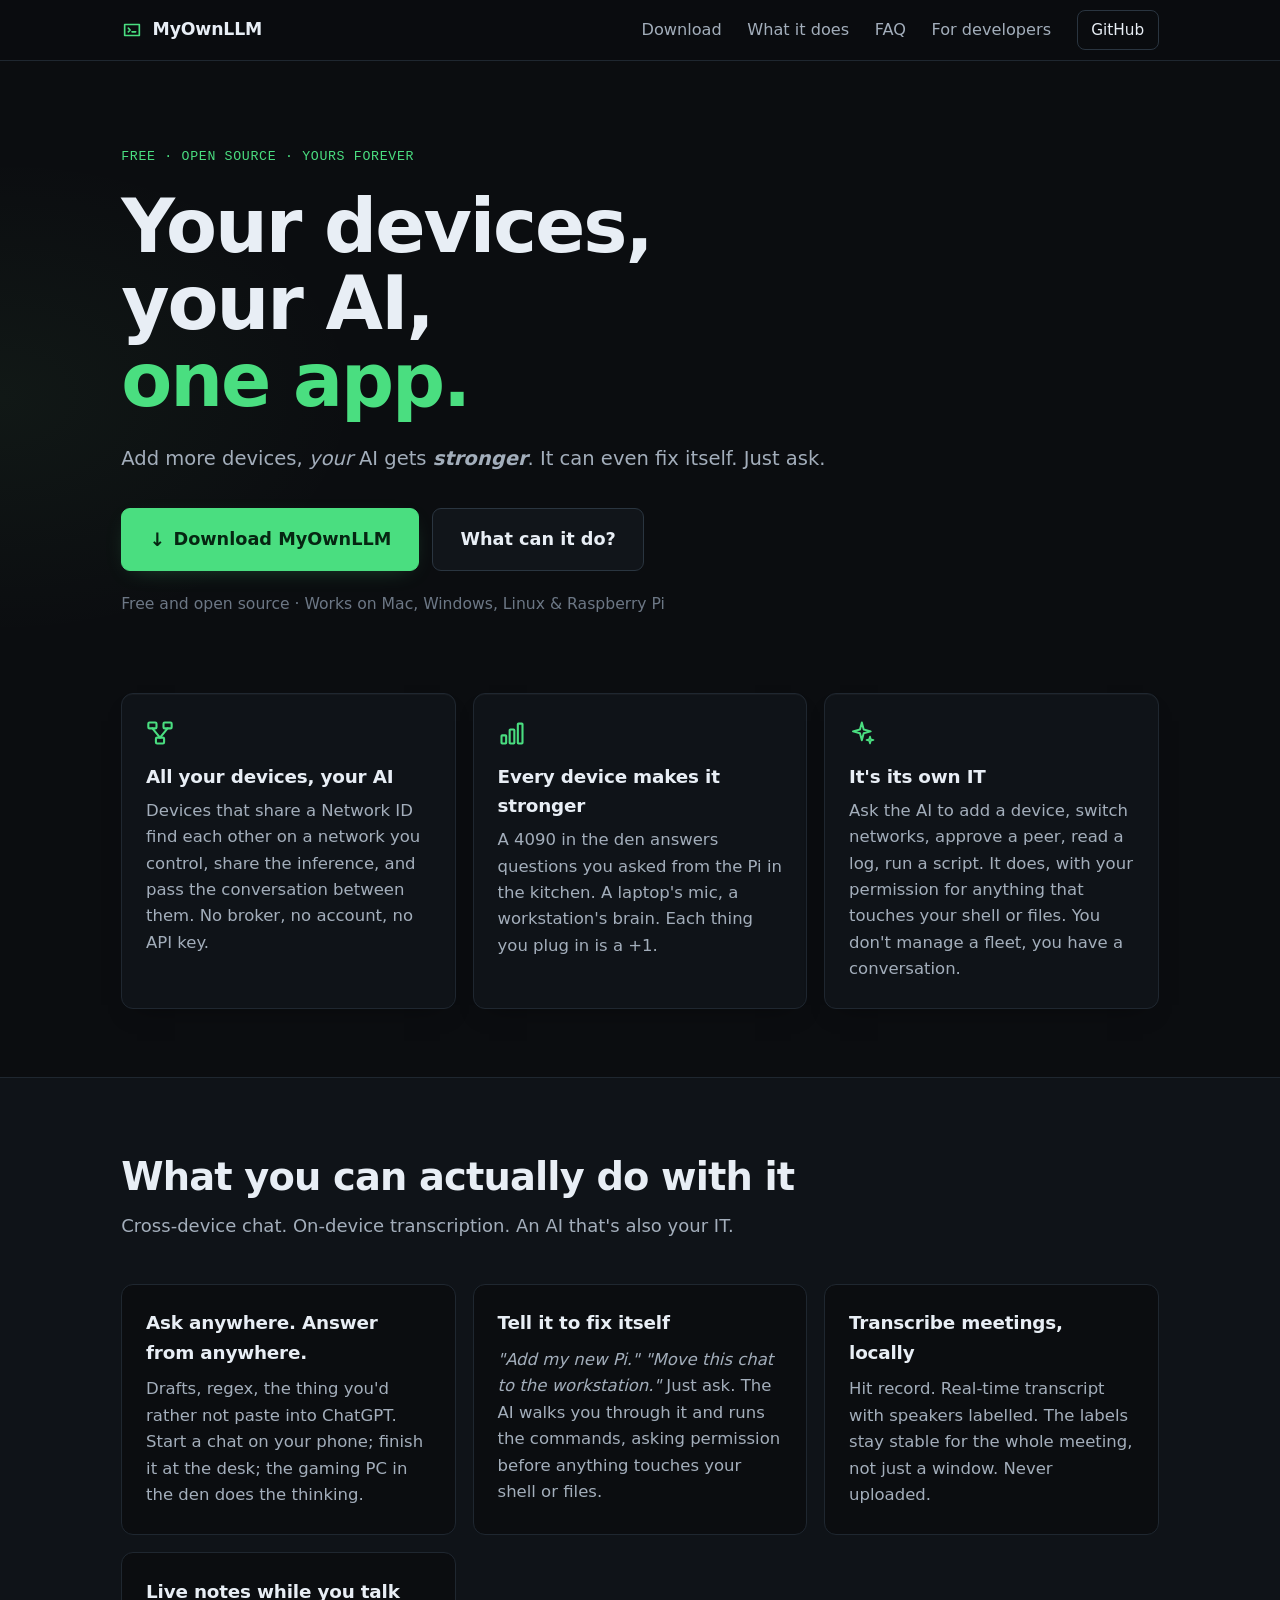
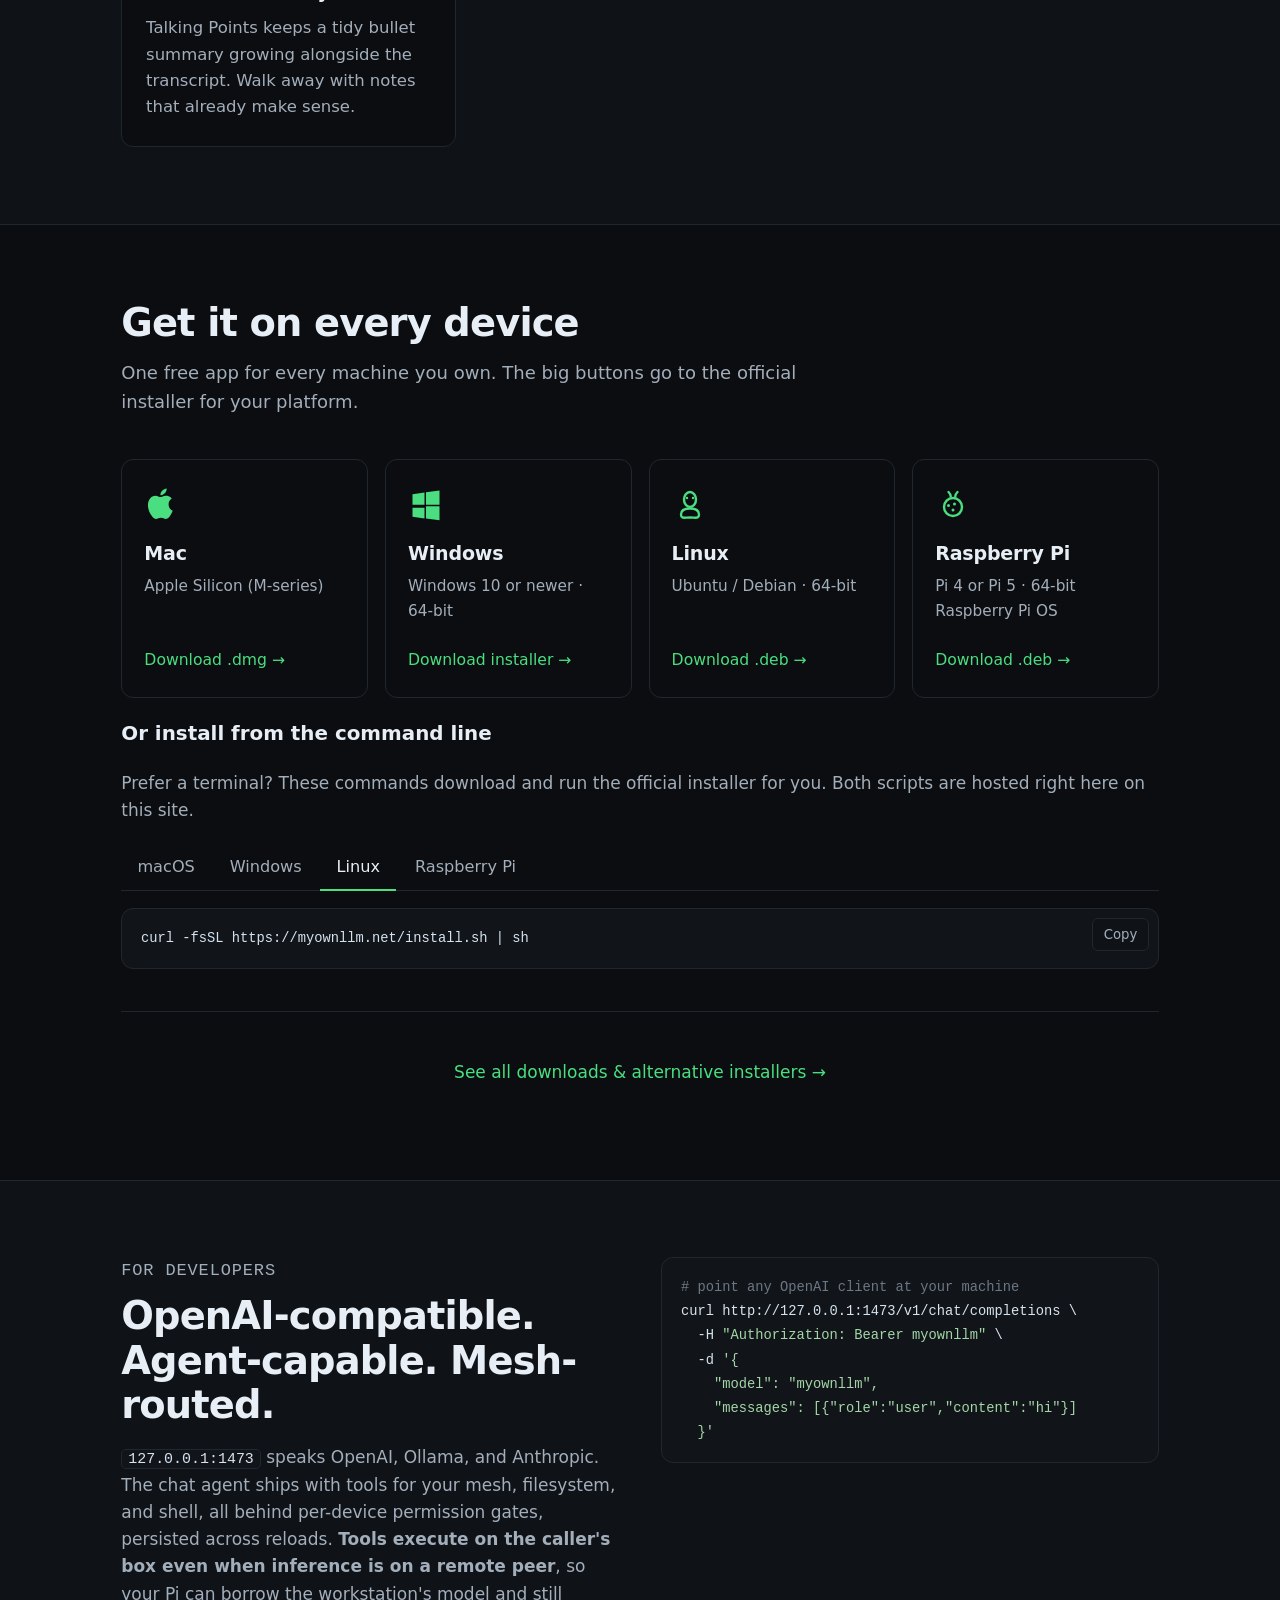
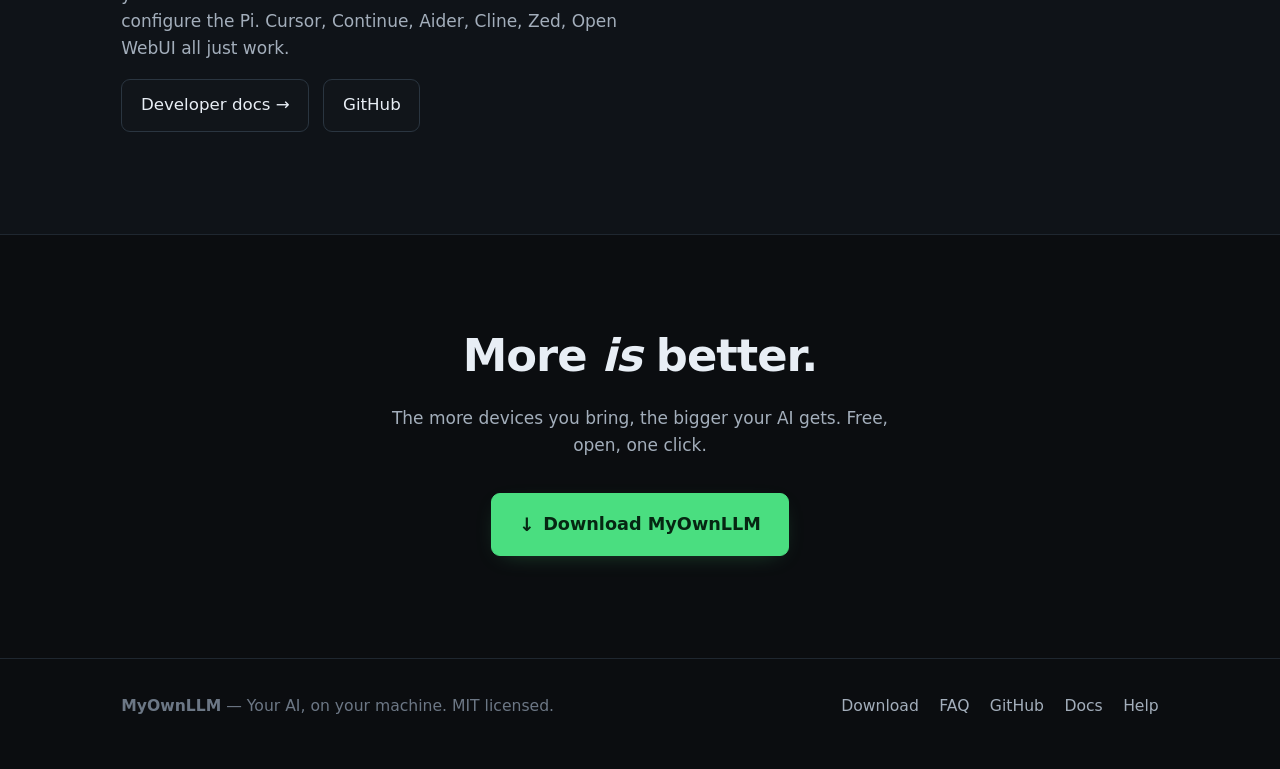
<file: index.html>
<!DOCTYPE html>
<html lang="en">
<head>
<meta charset="UTF-8" />
<meta name="viewport" content="width=device-width, initial-scale=1.0" />
<title>MyOwnLLM — An AI that runs on every device you own</title>
<meta name="description" content="An AI that runs on every device you own. Add hardware and it gets bigger. Tell it what changed and it sets itself up. Free, open source, yours." />
<meta name="theme-color" content="#0b0d10" />

<meta property="og:title" content="MyOwnLLM — An AI that runs on every device you own" />
<meta property="og:description" content="Your devices, your AI, one app. Add more devices and your AI gets stronger. It can even fix itself." />
<meta property="og:type" content="website" />
<meta property="og:url" content="https://myownllm.net" />
<meta name="twitter:card" content="summary" />
<meta name="twitter:title" content="MyOwnLLM" />
<meta name="twitter:description" content="Your devices, your AI, one app. Add more devices and your AI gets stronger." />

<link rel="icon" href="/favicon.svg" type="image/svg+xml" />
<link rel="stylesheet" href="/styles.css" />
</head>
<body>

<header class="nav" role="banner">
  <div class="container nav-row">
    <a class="brand" href="/" aria-label="MyOwnLLM home">
      <svg class="brand-icon" width="22" height="22" viewBox="0 0 24 24" fill="none" aria-hidden="true">
        <path d="M4 6h16v12H4z" stroke="currentColor" stroke-width="1.8" stroke-linejoin="round"/>
        <path d="M8 10l2 2-2 2" stroke="currentColor" stroke-width="1.8" stroke-linecap="round" stroke-linejoin="round"/>
        <path d="M12 14h4" stroke="currentColor" stroke-width="1.8" stroke-linecap="round"/>
      </svg>
      <span class="brand-name">MyOwnLLM</span>
    </a>
    <nav class="nav-links" aria-label="Primary">
      <a href="/download.html">Download</a>
      <a href="#what-it-does">What it does</a>
      <a href="/faq.html">FAQ</a>
      <a href="#developers">For developers</a>
      <a href="https://github.com/mrjeeves/MyOwnLLM" class="nav-cta">GitHub</a>
    </nav>
  </div>
</header>

<main>

<section class="hero">
  <div class="container">
    <p class="eyebrow">Free · Open source · Yours forever</p>
    <h1>Your devices,<br/>your AI,<br/><span class="accent">one app.</span></h1>
    <p class="lede">
      Add more devices, <em>your</em> AI gets <strong><em>stronger</em></strong>.
      It can even fix itself. Just ask.
    </p>
    <div class="hero-cta">
      <a class="btn btn-primary btn-lg" href="/download.html" id="hero-download">
        <span class="btn-arrow" aria-hidden="true">↓</span>
        Download MyOwnLLM
      </a>
      <a class="btn btn-ghost btn-lg" href="#what-it-does">What can it do?</a>
    </div>
    <p class="hero-meta" id="hero-meta">
      Free and open source · Works on Mac, Windows, Linux &amp; Raspberry Pi
    </p>
  </div>
</section>

<section class="why">
  <div class="container">
    <div class="why-grid">
      <article class="why-card">
        <div class="why-icon" aria-hidden="true">
          <svg viewBox="0 0 24 24" width="28" height="28" fill="none"><rect x="2" y="3" width="7" height="5" rx="1" stroke="currentColor" stroke-width="1.8"/><rect x="15" y="3" width="7" height="5" rx="1" stroke="currentColor" stroke-width="1.8"/><rect x="8.5" y="16" width="7" height="5" rx="1" stroke="currentColor" stroke-width="1.8"/><path d="M5.5 8L12 16M18.5 8L12 16" stroke="currentColor" stroke-width="1.8" stroke-linecap="round"/></svg>
        </div>
        <h3>All your devices, your AI</h3>
        <p>Devices that share a Network ID find each other on a network you control, share the inference, and pass the conversation between them. No broker, no account, no API key.</p>
      </article>
      <article class="why-card">
        <div class="why-icon" aria-hidden="true">
          <svg viewBox="0 0 24 24" width="28" height="28" fill="none"><rect x="3" y="14" width="4" height="7" rx="0.6" stroke="currentColor" stroke-width="1.8"/><rect x="10" y="9" width="4" height="12" rx="0.6" stroke="currentColor" stroke-width="1.8"/><rect x="17" y="4" width="4" height="17" rx="0.6" stroke="currentColor" stroke-width="1.8"/></svg>
        </div>
        <h3>Every device makes it stronger</h3>
        <p>A 4090 in the den answers questions you asked from the Pi in the kitchen. A laptop's mic, a workstation's brain. Each thing you plug in is a +1.</p>
      </article>
      <article class="why-card">
        <div class="why-icon" aria-hidden="true">
          <svg viewBox="0 0 24 24" width="28" height="28" fill="none"><path d="M11 3L12.6 9L18.6 10.6L12.6 12.2L11 18.2L9.4 12.2L3.4 10.6L9.4 9L11 3Z" stroke="currentColor" stroke-width="1.7" stroke-linejoin="round"/><path d="M18 15L18.7 17.3L21 18L18.7 18.7L18 21L17.3 18.7L15 18L17.3 17.3L18 15Z" stroke="currentColor" stroke-width="1.4" stroke-linejoin="round"/></svg>
        </div>
        <h3>It's its own IT</h3>
        <p>Ask the AI to add a device, switch networks, approve a peer, read a log, run a script. It does, with your permission for anything that touches your shell or files. You don't manage a fleet, you have a conversation.</p>
      </article>
    </div>
  </div>
</section>

<section class="section section-alt" id="what-it-does">
  <div class="container">
    <h2>What you can actually do with it</h2>
    <p class="section-lede">
      Cross-device chat. On-device transcription. An AI that's also your IT.
    </p>

    <div class="feature-grid">
      <article class="feature">
        <h3>Ask anywhere. Answer from anywhere.</h3>
        <p>Drafts, regex, the thing you'd rather not paste into ChatGPT. Start a chat on your phone; finish it at the desk; the gaming PC in the den does the thinking.</p>
      </article>
      <article class="feature">
        <h3>Tell it to fix itself</h3>
        <p><em>"Add my new Pi."</em> <em>"Move this chat to the workstation."</em> Just ask. The AI walks you through it and runs the commands, asking permission before anything touches your shell or files.</p>
      </article>
      <article class="feature">
        <h3>Transcribe meetings, locally</h3>
        <p>Hit record. Real-time transcript with speakers labelled. The labels stay stable for the whole meeting, not just a window. Never uploaded.</p>
      </article>
      <article class="feature">
        <h3>Live notes while you talk</h3>
        <p>Talking Points keeps a tidy bullet summary growing alongside the transcript. Walk away with notes that already make sense.</p>
      </article>
    </div>
  </div>
</section>

<section class="section" id="download-cta">
  <div class="container">
    <h2>Get it on every device</h2>
    <p class="section-lede">One free app for every machine you own. The big buttons go to the official installer for your platform.</p>

    <div class="dl-grid"
         data-repo="mrjeeves/MyOwnLLM"
         data-release-url="https://github.com/mrjeeves/MyOwnLLM/releases/latest">
      <a class="dl-card" data-asset-pattern="MyOwnLLM_[0-9.]+_(aarch64|arm64)\.dmg$" href="https://github.com/mrjeeves/MyOwnLLM/releases/latest">
        <div class="dl-icon mac" aria-hidden="true">
          <svg viewBox="0 0 24 24" width="36" height="36" fill="currentColor"><path d="M16.4 12.2c0-2.5 2-3.7 2.1-3.8-1.2-1.7-3-1.9-3.7-1.9-1.6-.2-3 .9-3.8.9s-2-.9-3.3-.9c-1.7 0-3.3 1-4.2 2.6-1.8 3.1-.5 7.7 1.3 10.3.9 1.3 1.9 2.7 3.2 2.6 1.3-.1 1.8-.8 3.3-.8s2 .8 3.3.8c1.4 0 2.3-1.3 3.1-2.6.9-1.4 1.3-2.8 1.4-2.9-.1-.1-2.7-1-2.7-4.3zM14 4.7c.7-.8 1.2-2 1.1-3.1-1 0-2.3.7-3 1.5-.7.7-1.3 1.9-1.1 3 1.1.1 2.3-.6 3-1.4z"/></svg>
        </div>
        <h3>Mac</h3>
        <p class="dl-sub">Apple Silicon (M-series)</p>
        <span class="dl-cta">Download .dmg →</span>
      </a>

      <a class="dl-card" data-asset-pattern="MyOwnLLM_[0-9.]+_x64-setup\.exe$" href="https://github.com/mrjeeves/MyOwnLLM/releases/latest">
        <div class="dl-icon win" aria-hidden="true">
          <svg viewBox="0 0 24 24" width="36" height="36" fill="currentColor"><path d="M3 5.5l8-1.1v8.1H3V5.5zM3 14.5h8v7.1l-8-1.1v-6zM12 4.2l9-1.2v9.5h-9V4.2zM12 13.5h9v9.3l-9-1.2v-8.1z"/></svg>
        </div>
        <h3>Windows</h3>
        <p class="dl-sub">Windows 10 or newer · 64-bit</p>
        <span class="dl-cta">Download installer →</span>
      </a>

      <a class="dl-card" data-asset-pattern="MyOwnLLM_[0-9.]+_amd64\.deb$" href="https://github.com/mrjeeves/MyOwnLLM/releases/latest">
        <div class="dl-icon linux" aria-hidden="true">
          <svg viewBox="0 0 24 24" width="36" height="36" fill="none" stroke="currentColor" stroke-width="1.6"><ellipse cx="12" cy="9" rx="4" ry="5"/><circle cx="10" cy="8" r="0.8" fill="currentColor" stroke="none"/><circle cx="14" cy="8" r="0.8" fill="currentColor" stroke="none"/><path d="M6 19c0-3 2-4 6-4s6 1 6 4-2 2-6 2-6 1-6-2z" stroke-linejoin="round"/></svg>
        </div>
        <h3>Linux</h3>
        <p class="dl-sub">Ubuntu / Debian · 64-bit</p>
        <span class="dl-cta">Download .deb →</span>
      </a>

      <a class="dl-card" data-asset-pattern="MyOwnLLM_[0-9.]+_arm64\.deb$" href="https://github.com/mrjeeves/MyOwnLLM/releases/latest">
        <div class="dl-icon pi" aria-hidden="true">
          <svg viewBox="0 0 24 24" width="36" height="36" fill="none" stroke="currentColor" stroke-width="1.6"><path d="M9 4c1 1 1.5 2 1.5 3M15 4c-1 1-1.5 2-1.5 3" stroke-linecap="round"/><circle cx="12" cy="14" r="6"/><circle cx="9" cy="13" r="1" fill="currentColor" stroke="none"/><circle cx="13" cy="12" r="1" fill="currentColor" stroke="none"/><circle cx="12" cy="16" r="1" fill="currentColor" stroke="none"/></svg>
        </div>
        <h3>Raspberry Pi</h3>
        <p class="dl-sub">Pi 4 or Pi 5 · 64-bit Raspberry Pi OS</p>
        <span class="dl-cta">Download .deb →</span>
      </a>
    </div>

    <article class="dl-platform dl-oneliner dl-oneliner-home">
      <header>
        <h3>Or install from the command line</h3>
        <p>Prefer a terminal? These commands download and run the official installer for you. Both scripts are hosted right here on this site.</p>
      </header>
      <div class="oneliner-tabs" role="tablist" aria-label="Install command">
        <button class="oneliner-tab" role="tab" type="button" data-os="mac" data-target="sh" aria-selected="false" tabindex="-1">macOS</button>
        <button class="oneliner-tab" role="tab" type="button" data-os="windows" data-target="ps" aria-selected="false" tabindex="-1">Windows</button>
        <button class="oneliner-tab" role="tab" type="button" data-os="linux" data-target="sh" aria-selected="false" tabindex="-1">Linux</button>
        <button class="oneliner-tab" role="tab" type="button" data-os="pi" data-target="sh" aria-selected="false" tabindex="-1">Raspberry Pi</button>
      </div>
      <div class="oneliner-panel" data-panel="sh" role="tabpanel" hidden>
        <div class="oneliner-code">
<pre><code>curl -fsSL https://myownllm.net/install.sh | sh</code></pre>
          <button class="copy-btn" type="button" aria-label="Copy install command">Copy</button>
        </div>
      </div>
      <div class="oneliner-panel" data-panel="ps" role="tabpanel" hidden>
        <div class="oneliner-code">
<pre><code>irm https://myownllm.net/install.ps1 | iex</code></pre>
          <button class="copy-btn" type="button" aria-label="Copy install command">Copy</button>
        </div>
      </div>
    </article>

    <p class="dl-all"><a href="/download.html">See all downloads &amp; alternative installers →</a></p>
  </div>
</section>

<section class="section section-alt" id="developers">
  <div class="container dev-row">
    <div>
      <p class="dev-eyebrow">For developers</p>
      <h2>OpenAI-compatible. Agent-capable. Mesh-routed.</h2>
      <p>
        <code>127.0.0.1:1473</code> speaks OpenAI, Ollama, and Anthropic.
        The chat agent ships with tools for your mesh, filesystem, and
        shell, all behind per-device permission gates, persisted across reloads.
        <strong>Tools execute on the caller's box even when inference is
        on a remote peer</strong>, so your Pi can borrow the workstation's
        model and still configure the Pi. Cursor, Continue, Aider, Cline,
        Zed, Open WebUI all just work.
      </p>
      <p>
        <a class="btn btn-ghost" href="https://github.com/mrjeeves/MyOwnLLM/blob/main/DOCS.md">Developer docs →</a>
        <a class="btn btn-ghost" href="https://github.com/mrjeeves/MyOwnLLM">GitHub</a>
      </p>
    </div>
    <pre class="dev-snippet"><code><span class="c-dim"># point any OpenAI client at your machine</span>
curl http://127.0.0.1:1473/v1/chat/completions \
  -H <span class="c-str">"Authorization: Bearer myownllm"</span> \
  -d <span class="c-str">'{
    "model": "myownllm",
    "messages": [{"role":"user","content":"hi"}]
  }'</span></code></pre>
  </div>
</section>

<section class="cta">
  <div class="container">
    <h2>More <em>is</em> better.</h2>
    <p>The more devices you bring, the bigger your AI gets. Free, open, one click.</p>
    <a class="btn btn-primary btn-lg" href="/download.html">
      <span class="btn-arrow" aria-hidden="true">↓</span>
      Download MyOwnLLM
    </a>
  </div>
</section>

</main>

<footer class="footer">
  <div class="container footer-row">
    <div>
      <p><strong>MyOwnLLM</strong> — Your AI, on your machine. MIT licensed.</p>
    </div>
    <nav aria-label="Footer">
      <a href="/download.html">Download</a>
      <a href="/faq.html">FAQ</a>
      <a href="https://github.com/mrjeeves/MyOwnLLM">GitHub</a>
      <a href="https://github.com/mrjeeves/MyOwnLLM/blob/main/DOCS.md">Docs</a>
      <a href="https://github.com/mrjeeves/MyOwnLLM/issues">Help</a>
    </nav>
  </div>
</footer>

<script src="/main.js" defer></script>
</body>
</html>
</file>
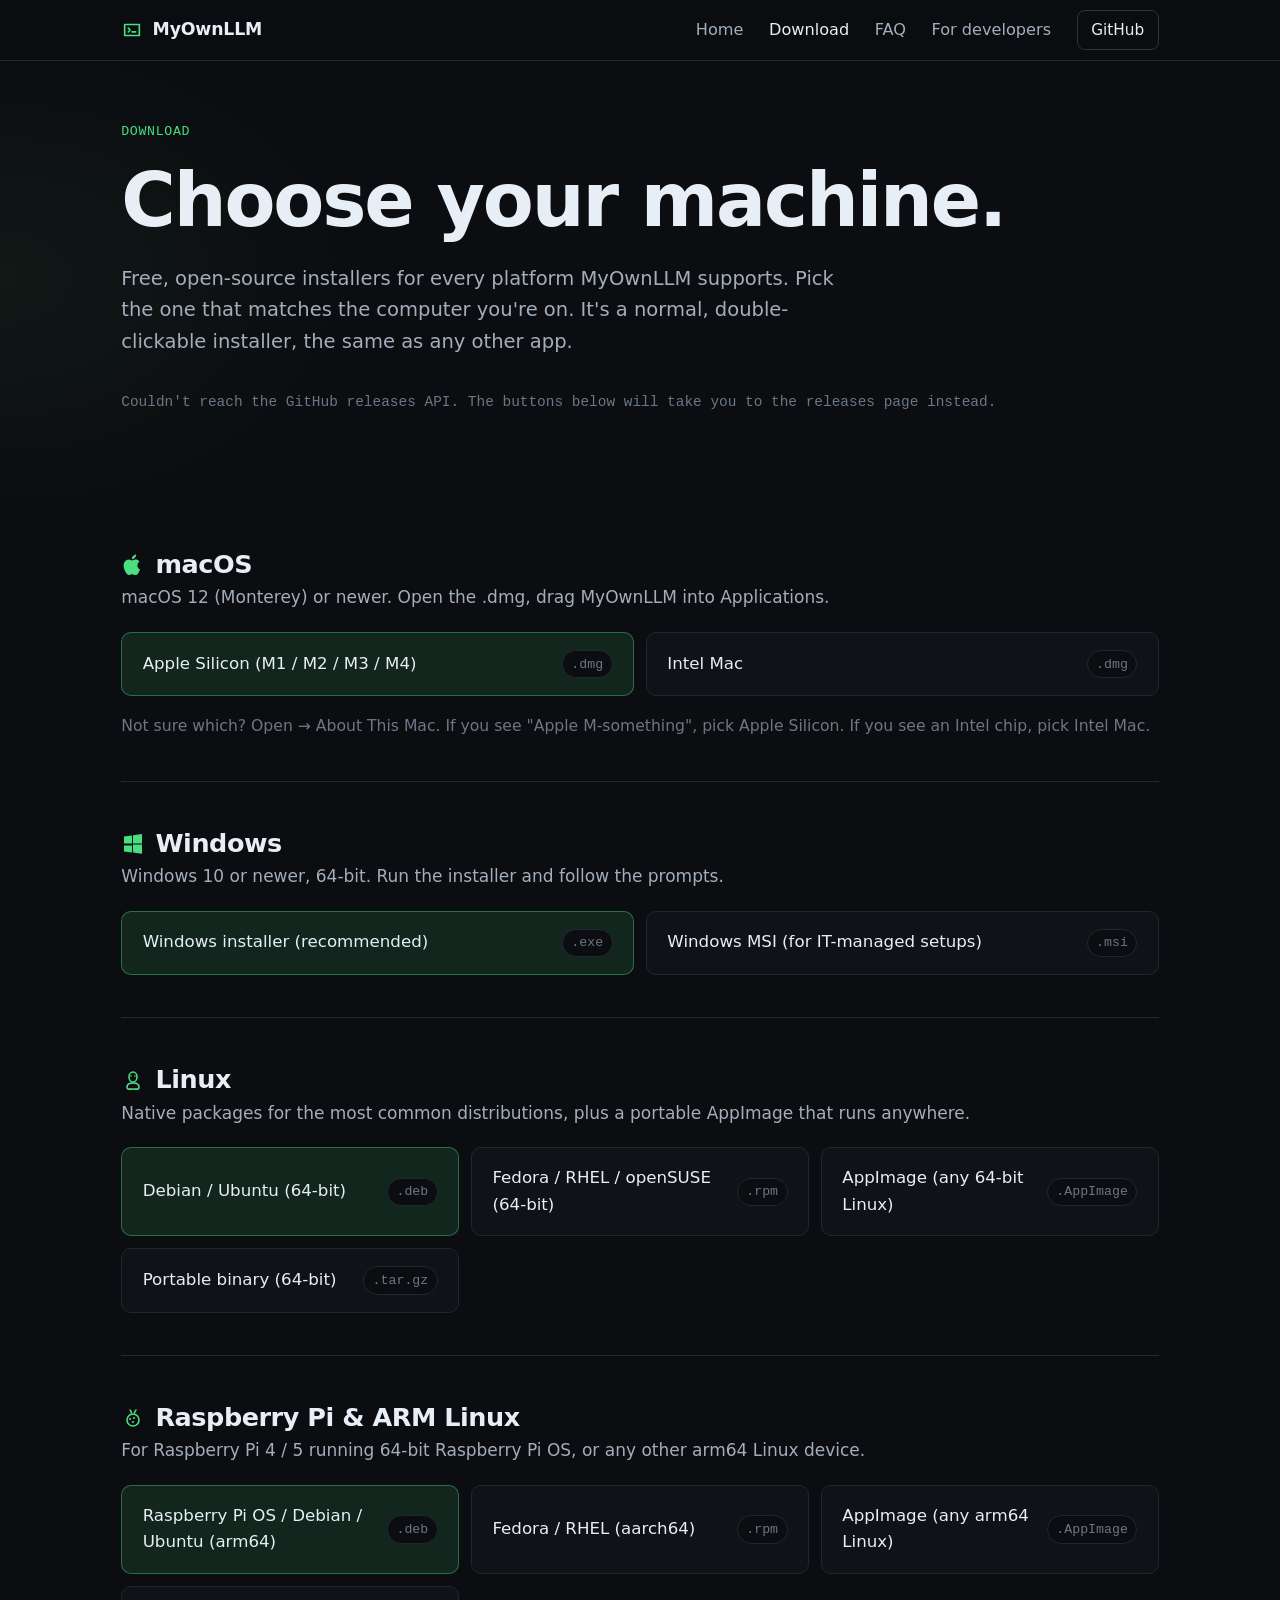
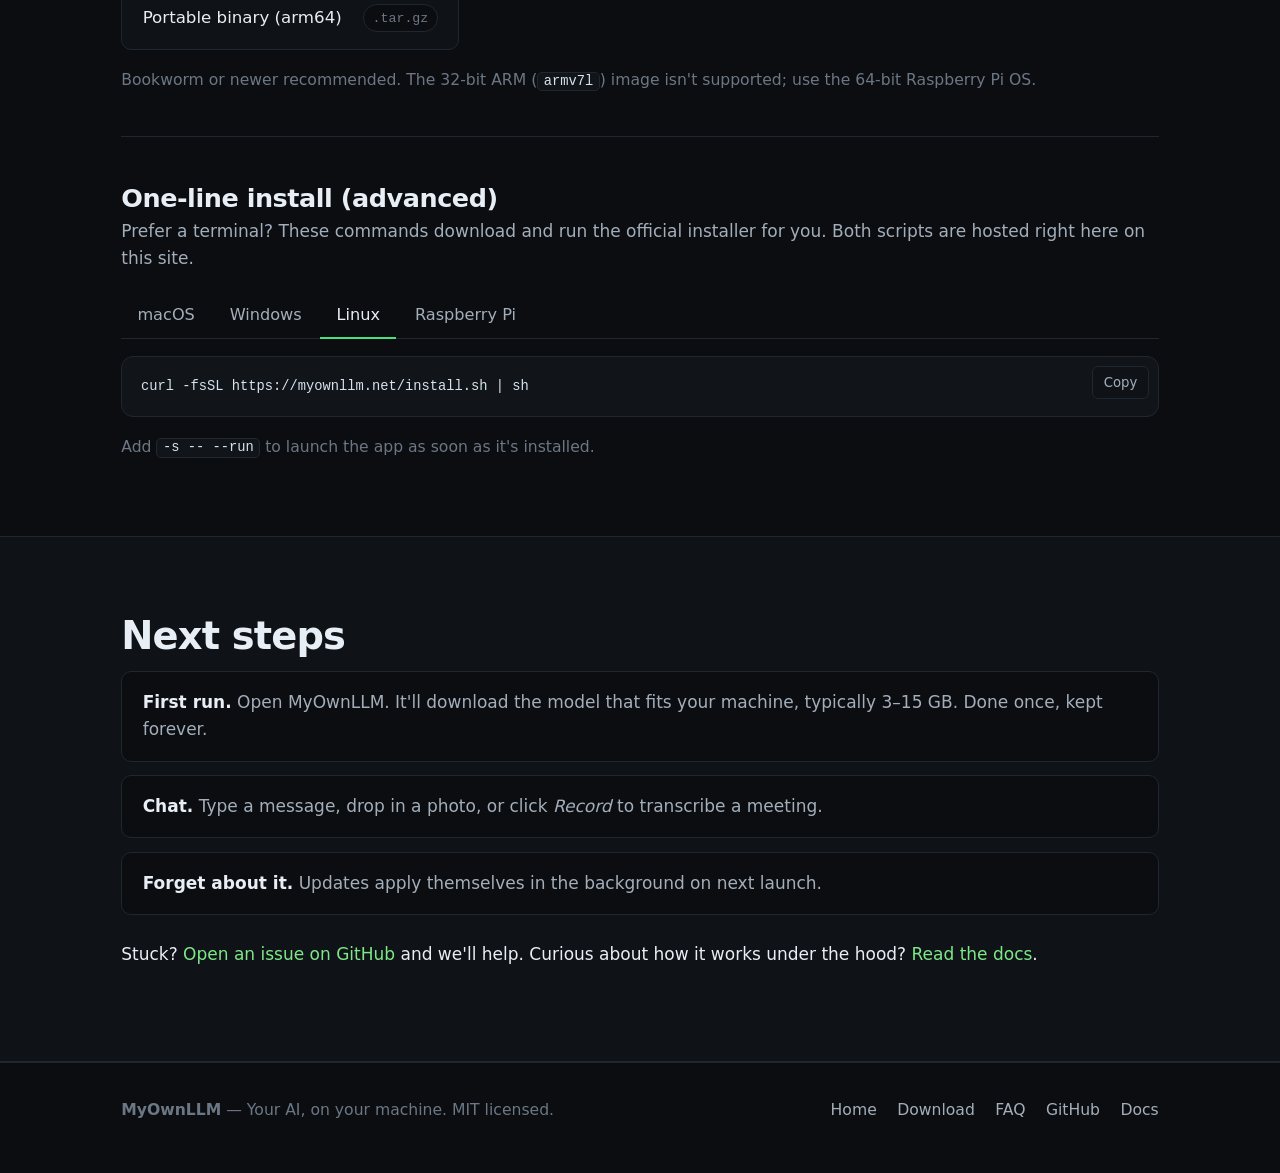
<file: download.html>
<!DOCTYPE html>
<html lang="en">
<head>
<meta charset="UTF-8" />
<meta name="viewport" content="width=device-width, initial-scale=1.0" />
<title>Download MyOwnLLM</title>
<meta name="description" content="Download MyOwnLLM for Mac, Windows, Linux, and Raspberry Pi. Free, private, local AI for every device you own." />
<meta name="theme-color" content="#0b0d10" />
<link rel="icon" href="/favicon.svg" type="image/svg+xml" />
<link rel="stylesheet" href="/styles.css" />
</head>
<body>

<header class="nav" role="banner">
  <div class="container nav-row">
    <a class="brand" href="/" aria-label="MyOwnLLM home">
      <svg class="brand-icon" width="22" height="22" viewBox="0 0 24 24" fill="none" aria-hidden="true">
        <path d="M4 6h16v12H4z" stroke="currentColor" stroke-width="1.8" stroke-linejoin="round"/>
        <path d="M8 10l2 2-2 2" stroke="currentColor" stroke-width="1.8" stroke-linecap="round" stroke-linejoin="round"/>
        <path d="M12 14h4" stroke="currentColor" stroke-width="1.8" stroke-linecap="round"/>
      </svg>
      <span class="brand-name">MyOwnLLM</span>
    </a>
    <nav class="nav-links" aria-label="Primary">
      <a href="/">Home</a>
      <a href="/download.html" aria-current="page">Download</a>
      <a href="/faq.html">FAQ</a>
      <a href="/#developers">For developers</a>
      <a href="https://github.com/mrjeeves/MyOwnLLM" class="nav-cta">GitHub</a>
    </nav>
  </div>
</header>

<main>

<section class="hero hero-compact">
  <div class="container">
    <p class="eyebrow">Download</p>
    <h1>Choose your machine.</h1>
    <p class="lede">
      Free, open-source installers for every platform MyOwnLLM supports.
      Pick the one that matches the computer you're on. It's a normal,
      double-clickable installer, the same as any other app.
    </p>
    <p class="release-info" id="release-info">
      Loading the latest release…
    </p>
    <div class="suggested" id="suggested" hidden>
      <p class="suggested-label">It looks like you're on <span id="suggested-os">your computer</span>. We'd suggest:</p>
      <a class="btn btn-primary btn-lg" id="suggested-btn" href="#">Download MyOwnLLM</a>
    </div>
  </div>
</section>

<section class="section dl-section"
         data-repo="mrjeeves/MyOwnLLM"
         data-release-url="https://github.com/mrjeeves/MyOwnLLM/releases/latest">
  <div class="container">

    <article class="dl-platform">
      <header>
        <h2><span class="dl-emoji" aria-hidden="true">
          <svg viewBox="0 0 24 24" width="24" height="24" fill="currentColor"><path d="M16.4 12.2c0-2.5 2-3.7 2.1-3.8-1.2-1.7-3-1.9-3.7-1.9-1.6-.2-3 .9-3.8.9s-2-.9-3.3-.9c-1.7 0-3.3 1-4.2 2.6-1.8 3.1-.5 7.7 1.3 10.3.9 1.3 1.9 2.7 3.2 2.6 1.3-.1 1.8-.8 3.3-.8s2 .8 3.3.8c1.4 0 2.3-1.3 3.1-2.6.9-1.4 1.3-2.8 1.4-2.9-.1-.1-2.7-1-2.7-4.3zM14 4.7c.7-.8 1.2-2 1.1-3.1-1 0-2.3.7-3 1.5-.7.7-1.3 1.9-1.1 3 1.1.1 2.3-.6 3-1.4z"/></svg>
        </span>macOS</h2>
        <p>macOS 12 (Monterey) or newer. Open the .dmg, drag MyOwnLLM into Applications.</p>
      </header>
      <div class="dl-row">
        <a class="dl-btn dl-btn-primary" data-asset-pattern="MyOwnLLM_[0-9.]+_(aarch64|arm64)\.dmg$" href="https://github.com/mrjeeves/MyOwnLLM/releases/latest">
          <span class="dl-btn-title">Apple Silicon (M1 / M2 / M3 / M4)</span>
          <span class="dl-btn-file">.dmg</span>
        </a>
        <a class="dl-btn" data-asset-pattern="MyOwnLLM_[0-9.]+_x64\.dmg$" href="https://github.com/mrjeeves/MyOwnLLM/releases/latest">
          <span class="dl-btn-title">Intel Mac</span>
          <span class="dl-btn-file">.dmg</span>
        </a>
      </div>
      <p class="dl-tip">Not sure which? Open  → About This Mac. If you see "Apple M-something", pick Apple Silicon. If you see an Intel chip, pick Intel Mac.</p>
    </article>

    <article class="dl-platform">
      <header>
        <h2><span class="dl-emoji" aria-hidden="true">
          <svg viewBox="0 0 24 24" width="24" height="24" fill="currentColor"><path d="M3 5.5l8-1.1v8.1H3V5.5zM3 14.5h8v7.1l-8-1.1v-6zM12 4.2l9-1.2v9.5h-9V4.2zM12 13.5h9v9.3l-9-1.2v-8.1z"/></svg>
        </span>Windows</h2>
        <p>Windows 10 or newer, 64-bit. Run the installer and follow the prompts.</p>
      </header>
      <div class="dl-row">
        <a class="dl-btn dl-btn-primary" data-asset-pattern="MyOwnLLM_[0-9.]+_x64-setup\.exe$" href="https://github.com/mrjeeves/MyOwnLLM/releases/latest">
          <span class="dl-btn-title">Windows installer (recommended)</span>
          <span class="dl-btn-file">.exe</span>
        </a>
        <a class="dl-btn" data-asset-pattern="MyOwnLLM_[0-9.]+_x64_en-US\.msi$" href="https://github.com/mrjeeves/MyOwnLLM/releases/latest">
          <span class="dl-btn-title">Windows MSI (for IT-managed setups)</span>
          <span class="dl-btn-file">.msi</span>
        </a>
      </div>
    </article>

    <article class="dl-platform">
      <header>
        <h2><span class="dl-emoji" aria-hidden="true">
          <svg viewBox="0 0 24 24" width="24" height="24" fill="none" stroke="currentColor" stroke-width="1.6"><ellipse cx="12" cy="9" rx="4" ry="5"/><circle cx="10" cy="8" r="0.8" fill="currentColor" stroke="none"/><circle cx="14" cy="8" r="0.8" fill="currentColor" stroke="none"/><path d="M6 19c0-3 2-4 6-4s6 1 6 4-2 2-6 2-6 1-6-2z" stroke-linejoin="round"/></svg>
        </span>Linux</h2>
        <p>Native packages for the most common distributions, plus a portable AppImage that runs anywhere.</p>
      </header>
      <div class="dl-row">
        <a class="dl-btn dl-btn-primary" data-asset-pattern="MyOwnLLM_[0-9.]+_amd64\.deb$" href="https://github.com/mrjeeves/MyOwnLLM/releases/latest">
          <span class="dl-btn-title">Debian / Ubuntu (64-bit)</span>
          <span class="dl-btn-file">.deb</span>
        </a>
        <a class="dl-btn" data-asset-pattern="MyOwnLLM-[0-9.]+-[0-9]+\.x86_64\.rpm$" href="https://github.com/mrjeeves/MyOwnLLM/releases/latest">
          <span class="dl-btn-title">Fedora / RHEL / openSUSE (64-bit)</span>
          <span class="dl-btn-file">.rpm</span>
        </a>
        <a class="dl-btn" data-asset-pattern="MyOwnLLM_[0-9.]+_amd64\.AppImage$" href="https://github.com/mrjeeves/MyOwnLLM/releases/latest">
          <span class="dl-btn-title">AppImage (any 64-bit Linux)</span>
          <span class="dl-btn-file">.AppImage</span>
        </a>
        <a class="dl-btn" data-asset-pattern="myownllm-linux-x86_64\.tar\.gz$" href="https://github.com/mrjeeves/MyOwnLLM/releases/latest">
          <span class="dl-btn-title">Portable binary (64-bit)</span>
          <span class="dl-btn-file">.tar.gz</span>
        </a>
      </div>
    </article>

    <article class="dl-platform">
      <header>
        <h2><span class="dl-emoji" aria-hidden="true">
          <svg viewBox="0 0 24 24" width="24" height="24" fill="none" stroke="currentColor" stroke-width="1.6"><path d="M9 4c1 1 1.5 2 1.5 3M15 4c-1 1-1.5 2-1.5 3" stroke-linecap="round"/><circle cx="12" cy="14" r="6"/><circle cx="9" cy="13" r="1" fill="currentColor" stroke="none"/><circle cx="13" cy="12" r="1" fill="currentColor" stroke="none"/><circle cx="12" cy="16" r="1" fill="currentColor" stroke="none"/></svg>
        </span>Raspberry Pi &amp; ARM Linux</h2>
        <p>For Raspberry Pi 4 / 5 running 64-bit Raspberry Pi OS, or any other arm64 Linux device.</p>
      </header>
      <div class="dl-row">
        <a class="dl-btn dl-btn-primary" data-asset-pattern="MyOwnLLM_[0-9.]+_arm64\.deb$" href="https://github.com/mrjeeves/MyOwnLLM/releases/latest">
          <span class="dl-btn-title">Raspberry Pi OS / Debian / Ubuntu (arm64)</span>
          <span class="dl-btn-file">.deb</span>
        </a>
        <a class="dl-btn" data-asset-pattern="MyOwnLLM-[0-9.]+-[0-9]+\.aarch64\.rpm$" href="https://github.com/mrjeeves/MyOwnLLM/releases/latest">
          <span class="dl-btn-title">Fedora / RHEL (aarch64)</span>
          <span class="dl-btn-file">.rpm</span>
        </a>
        <a class="dl-btn" data-asset-pattern="MyOwnLLM_[0-9.]+_aarch64\.AppImage$" href="https://github.com/mrjeeves/MyOwnLLM/releases/latest">
          <span class="dl-btn-title">AppImage (any arm64 Linux)</span>
          <span class="dl-btn-file">.AppImage</span>
        </a>
        <a class="dl-btn" data-asset-pattern="myownllm-linux-aarch64\.tar\.gz$" href="https://github.com/mrjeeves/MyOwnLLM/releases/latest">
          <span class="dl-btn-title">Portable binary (arm64)</span>
          <span class="dl-btn-file">.tar.gz</span>
        </a>
      </div>
      <p class="dl-tip">Bookworm or newer recommended. The 32-bit ARM (<code>armv7l</code>) image isn't supported; use the 64-bit Raspberry Pi OS.</p>
    </article>

    <article class="dl-platform dl-oneliner">
      <header>
        <h2>One-line install (advanced)</h2>
        <p>Prefer a terminal? These commands download and run the official installer for you. Both scripts are hosted right here on this site.</p>
      </header>
      <div class="oneliner-tabs" role="tablist" aria-label="Install command">
        <button class="oneliner-tab" role="tab" type="button" data-os="mac" data-target="sh" aria-selected="false" tabindex="-1">macOS</button>
        <button class="oneliner-tab" role="tab" type="button" data-os="windows" data-target="ps" aria-selected="false" tabindex="-1">Windows</button>
        <button class="oneliner-tab" role="tab" type="button" data-os="linux" data-target="sh" aria-selected="false" tabindex="-1">Linux</button>
        <button class="oneliner-tab" role="tab" type="button" data-os="pi" data-target="sh" aria-selected="false" tabindex="-1">Raspberry Pi</button>
      </div>
      <div class="oneliner-panel" data-panel="sh" role="tabpanel" hidden>
        <div class="oneliner-code">
<pre><code>curl -fsSL https://myownllm.net/install.sh | sh</code></pre>
          <button class="copy-btn" type="button" aria-label="Copy install command">Copy</button>
        </div>
        <p class="dl-tip">Add <code>-s -- --run</code> to launch the app as soon as it's installed.</p>
      </div>
      <div class="oneliner-panel" data-panel="ps" role="tabpanel" hidden>
        <div class="oneliner-code">
<pre><code>irm https://myownllm.net/install.ps1 | iex</code></pre>
          <button class="copy-btn" type="button" aria-label="Copy install command">Copy</button>
        </div>
        <p class="dl-tip">Add <code>-Run</code> to launch the app as soon as it's installed.</p>
      </div>
    </article>

  </div>
</section>

<section class="section section-alt">
  <div class="container">
    <h2>Next steps</h2>
    <ul class="next-list">
      <li><strong>First run.</strong> Open MyOwnLLM. It'll download the model that fits your machine, typically 3–15 GB. Done once, kept forever.</li>
      <li><strong>Chat.</strong> Type a message, drop in a photo, or click <em>Record</em> to transcribe a meeting.</li>
      <li><strong>Forget about it.</strong> Updates apply themselves in the background on next launch.</li>
    </ul>
    <p>
      Stuck? <a href="https://github.com/mrjeeves/MyOwnLLM/issues">Open an issue on GitHub</a>
      and we'll help. Curious about how it works under the hood?
      <a href="https://github.com/mrjeeves/MyOwnLLM/blob/main/DOCS.md">Read the docs</a>.
    </p>
  </div>
</section>

</main>

<footer class="footer">
  <div class="container footer-row">
    <div>
      <p><strong>MyOwnLLM</strong> — Your AI, on your machine. MIT licensed.</p>
    </div>
    <nav aria-label="Footer">
      <a href="/">Home</a>
      <a href="/download.html">Download</a>
      <a href="/faq.html">FAQ</a>
      <a href="https://github.com/mrjeeves/MyOwnLLM">GitHub</a>
      <a href="https://github.com/mrjeeves/MyOwnLLM/blob/main/DOCS.md">Docs</a>
    </nav>
  </div>
</footer>

<script src="/main.js" defer></script>
</body>
</html>
</file>
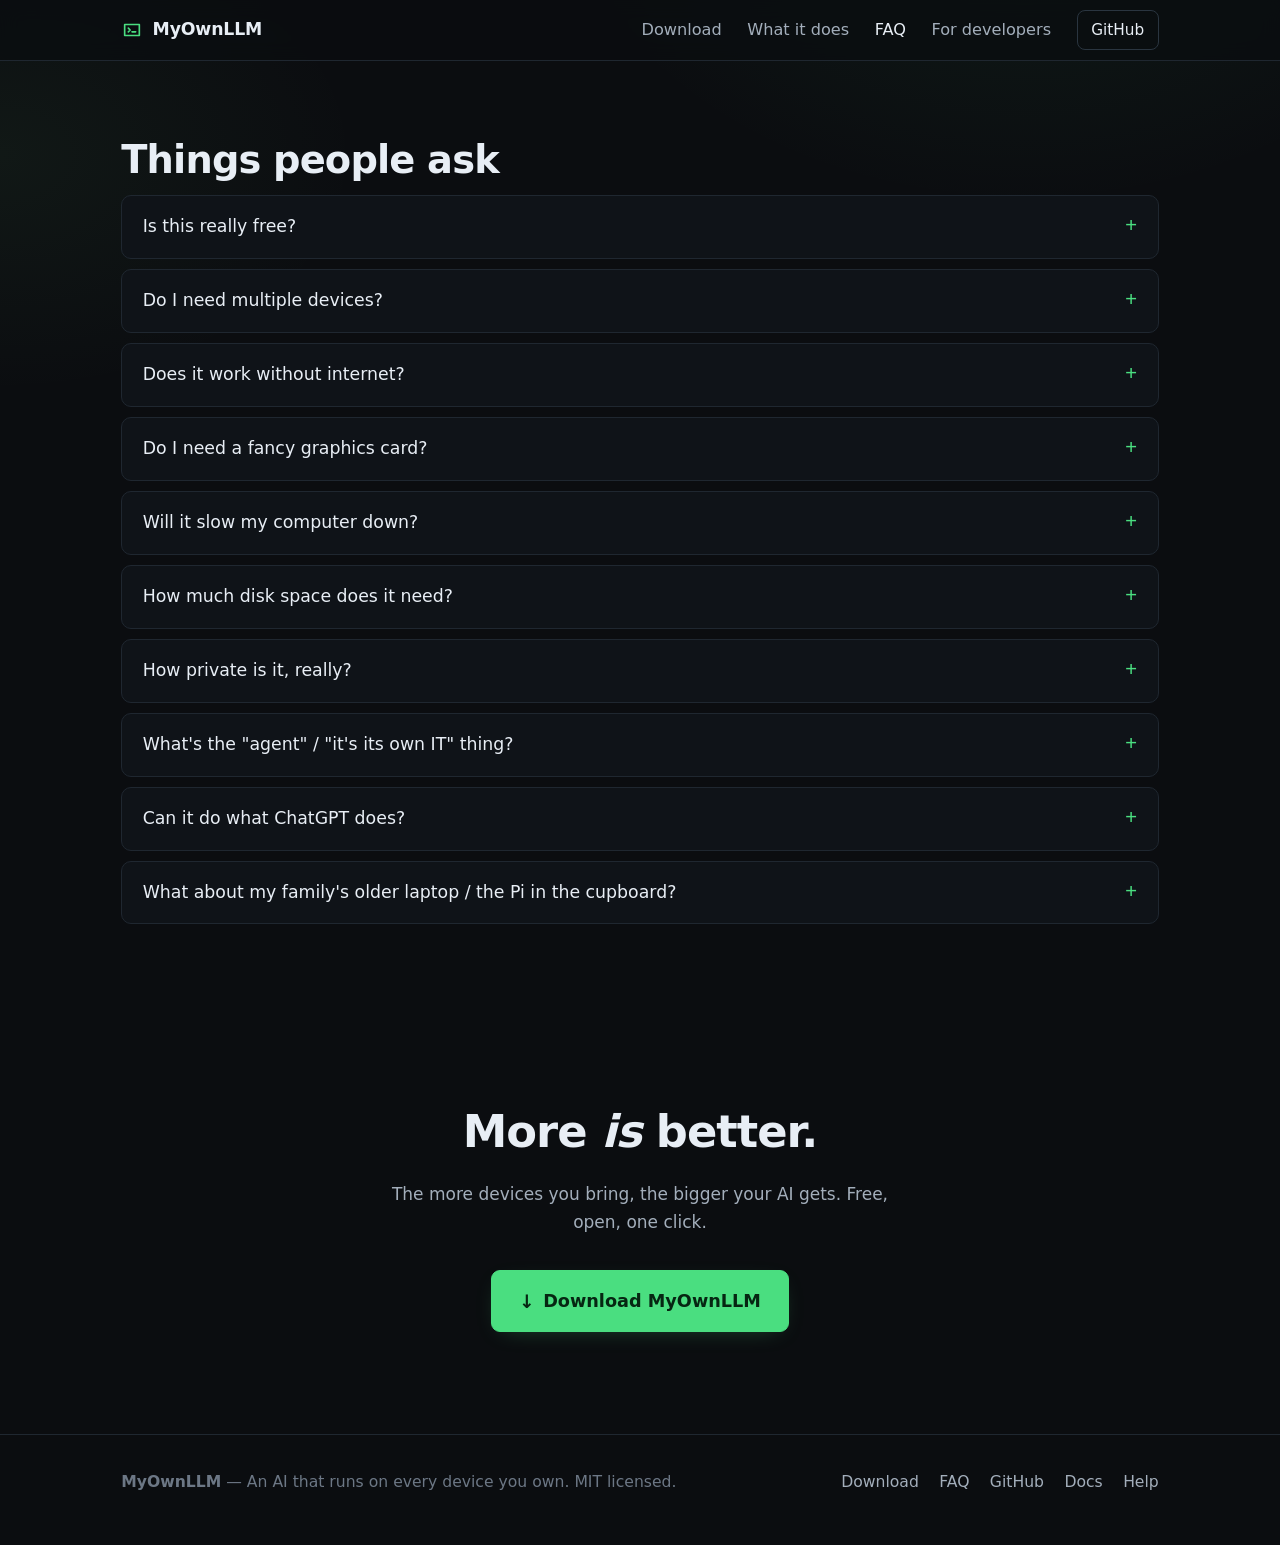
<file: faq.html>
<!DOCTYPE html>
<html lang="en">
<head>
<meta charset="UTF-8" />
<meta name="viewport" content="width=device-width, initial-scale=1.0" />
<title>MyOwnLLM — FAQ</title>
<meta name="description" content="Frequently asked questions about MyOwnLLM — pricing, multiple devices, hardware, privacy, the agent, and more." />
<meta name="theme-color" content="#0b0d10" />

<meta property="og:title" content="MyOwnLLM — FAQ" />
<meta property="og:description" content="Answers to common questions about MyOwnLLM." />
<meta property="og:type" content="website" />
<meta property="og:url" content="https://myownllm.net/faq.html" />
<meta name="twitter:card" content="summary" />
<meta name="twitter:title" content="MyOwnLLM — FAQ" />
<meta name="twitter:description" content="Answers to common questions about MyOwnLLM." />

<link rel="icon" href="/favicon.svg" type="image/svg+xml" />
<link rel="stylesheet" href="/styles.css" />
</head>
<body>

<header class="nav" role="banner">
  <div class="container nav-row">
    <a class="brand" href="/" aria-label="MyOwnLLM home">
      <svg class="brand-icon" width="22" height="22" viewBox="0 0 24 24" fill="none" aria-hidden="true">
        <path d="M4 6h16v12H4z" stroke="currentColor" stroke-width="1.8" stroke-linejoin="round"/>
        <path d="M8 10l2 2-2 2" stroke="currentColor" stroke-width="1.8" stroke-linecap="round" stroke-linejoin="round"/>
        <path d="M12 14h4" stroke="currentColor" stroke-width="1.8" stroke-linecap="round"/>
      </svg>
      <span class="brand-name">MyOwnLLM</span>
    </a>
    <nav class="nav-links" aria-label="Primary">
      <a href="/download.html">Download</a>
      <a href="/#what-it-does">What it does</a>
      <a href="/faq.html" aria-current="page">FAQ</a>
      <a href="/#developers">For developers</a>
      <a href="https://github.com/mrjeeves/MyOwnLLM" class="nav-cta">GitHub</a>
    </nav>
  </div>
</header>

<main>

<section class="section faq" id="faq">
  <div class="container">
    <h2>Things people ask</h2>

    <details>
      <summary>Is this really free?</summary>
      <p>Yes. MyOwnLLM is open source under the MIT licence, which means you can use it forever, even commercially, even offline, even after this project is no longer maintained. There's no premium tier, no account, no telemetry by default.</p>
    </details>

    <details>
      <summary>Do I need multiple devices?</summary>
      <p>No. MyOwnLLM runs fine on a single computer. It picks a model your machine can handle and you're off. The multi-device part kicks in when you add a second one: each device joins the network, the AI can route inference to whichever has the right power, and the conversation follows you between them. Start with one. Add the rest when you feel like it.</p>
    </details>

    <details>
      <summary>Does it work without internet?</summary>
      <p>Yes, after the first download. The first time you run it, MyOwnLLM downloads the AI model itself (typically 3–15 GB). After that it runs entirely offline. You only need internet again if you want to update the app, switch to a different model, or find peers on a public Nostr relay (a local-network relay works too if you'd rather not touch the internet for that).</p>
    </details>

    <details>
      <summary>Do I need a fancy graphics card?</summary>
      <p>No. MyOwnLLM works on a stock Mac, a regular Windows laptop, even a Raspberry Pi 4 with 2 GB of RAM. It picks a model your machine can actually run. If you do have a GPU it'll happily use it to go faster. And if you have a beefy GPU in another room, your smaller devices can borrow it over the mesh.</p>
    </details>

    <details>
      <summary>Will it slow my computer down?</summary>
      <p>Only when you're actively chatting. And even then it's bounded by what your computer can comfortably handle, because the model is chosen to fit. Idle, MyOwnLLM uses no meaningful power.</p>
    </details>

    <details>
      <summary>How much disk space does it need?</summary>
      <p>The app itself is small (under 50 MB). The model it downloads on first run is the big bit: typically 3 GB on a Pi or small laptop, up to about 15 GB on a powerful machine. Models you stop using are cleaned up automatically.</p>
    </details>

    <details>
      <summary>How private is it, really?</summary>
      <p>Everything runs on your devices. Chats, transcripts, files: they never leave the machines you own. When devices on your network talk to each other, the connection is peer-to-peer (WebRTC) and mutually authenticated; the only thing a public Nostr relay sees is the encrypted handshake.</p>
    </details>

    <details>
      <summary>What's the "agent" / "it's its own IT" thing?</summary>
      <p>The chat doesn't just answer. It can do things. It has tools to manage your devices (add a Pi, switch networks, approve a peer), read files, write files, and run shell commands. Anything that touches your shell or writes to disk pops up a permission prompt: Deny, Allow once, Always for this specific command, or Always for the tool. Your choices are saved per device, so each machine has its own policy.</p>
    </details>

    <details>
      <summary>Can it do what ChatGPT does?</summary>
      <p>For everyday things, yes. Drafting emails, summarising articles, answering questions, looking at photos, helping with writing or code. It's not as smart as the very largest cloud models, but it's a lot smarter than nothing, and it's yours. As local models get better, MyOwnLLM updates itself to use them.</p>
    </details>

    <details>
      <summary>What about my family's older laptop / the Pi in the cupboard?</summary>
      <p>That's the point. Install it everywhere. Each machine gets a model that fits it, and they join the same AI. The Pi runs a small nimble model; the gaming PC runs a big clever one; questions you ask on any device can be answered by whichever has the right power for the job.</p>
    </details>
  </div>
</section>

<section class="cta">
  <div class="container">
    <h2>More <em>is</em> better.</h2>
    <p>The more devices you bring, the bigger your AI gets. Free, open, one click.</p>
    <a class="btn btn-primary btn-lg" href="/download.html">
      <span class="btn-arrow" aria-hidden="true">↓</span>
      Download MyOwnLLM
    </a>
  </div>
</section>

</main>

<footer class="footer">
  <div class="container footer-row">
    <div>
      <p><strong>MyOwnLLM</strong> — An AI that runs on every device you own. MIT licensed.</p>
    </div>
    <nav aria-label="Footer">
      <a href="/download.html">Download</a>
      <a href="/faq.html">FAQ</a>
      <a href="https://github.com/mrjeeves/MyOwnLLM">GitHub</a>
      <a href="https://github.com/mrjeeves/MyOwnLLM/blob/main/DOCS.md">Docs</a>
      <a href="https://github.com/mrjeeves/MyOwnLLM/issues">Help</a>
    </nav>
  </div>
</footer>

<script src="/main.js" defer></script>
</body>
</html>
</file>
<file: styles.css>
/* MyOwnLLM site — warm dark theme, customer-facing. */

:root {
  --bg: #0b0d10;
  --bg-elev: #11151a;
  --bg-card: #0f1318;
  --bg-card-hi: #131922;
  --border: #1f2730;
  --border-strong: #2a3540;
  --text: #e8eef5;
  --text-dim: #a3aebb;
  --text-faint: #6c7785;
  --accent: #4ade80;
  --accent-strong: #22c55e;
  --accent-soft: rgba(74, 222, 128, 0.12);
  --accent-fade: rgba(74, 222, 128, 0.4);
  --warm: #f5b454;
  --link: #7ee787;
  --mono: ui-monospace, "SF Mono", Menlo, Consolas, "Liberation Mono", monospace;
  --sans: -apple-system, BlinkMacSystemFont, "Inter", "Segoe UI", system-ui, sans-serif;
  --radius: 12px;
  --radius-lg: 16px;
  --maxw: 1080px;
  --shadow-card: 0 1px 0 rgba(255, 255, 255, 0.03) inset, 0 12px 24px -16px rgba(0, 0, 0, 0.5);
}

* { box-sizing: border-box; }

html, body {
  margin: 0;
  padding: 0;
  background: var(--bg);
  color: var(--text);
  font-family: var(--sans);
  line-height: 1.6;
  font-size: 17px;
  -webkit-font-smoothing: antialiased;
}

body {
  background-image:
    radial-gradient(ellipse 800px 600px at 80% -10%, rgba(74, 222, 128, 0.08), transparent 60%),
    radial-gradient(ellipse 600px 400px at 0% 10%, rgba(126, 231, 135, 0.05), transparent 60%);
  background-repeat: no-repeat;
}

a {
  color: var(--link);
  text-decoration: none;
}
a:hover { text-decoration: underline; }

code, pre { font-family: var(--mono); font-size: 0.94em; }

code {
  background: var(--bg-elev);
  border: 1px solid var(--border);
  padding: 0.08em 0.4em;
  border-radius: 5px;
  color: #d6e3ef;
  font-size: 0.88em;
}

pre {
  background: var(--bg-elev);
  border: 1px solid var(--border);
  border-radius: var(--radius);
  padding: 1rem 1.1rem;
  overflow-x: auto;
  line-height: 1.55;
  font-size: 0.92rem;
}
pre code {
  background: transparent;
  border: 0;
  padding: 0;
  color: #d6e3ef;
}

.container {
  max-width: var(--maxw);
  margin: 0 auto;
  padding: 0 1.25rem;
}

/* ----- nav ----- */

.nav {
  position: sticky;
  top: 0;
  z-index: 10;
  backdrop-filter: saturate(140%) blur(10px);
  -webkit-backdrop-filter: saturate(140%) blur(10px);
  background: rgba(11, 13, 16, 0.78);
  border-bottom: 1px solid var(--border);
}
.nav-row {
  display: flex;
  align-items: center;
  justify-content: space-between;
  height: 60px;
}
.brand {
  display: inline-flex;
  align-items: center;
  gap: 0.55rem;
  color: var(--text);
  font-weight: 600;
  letter-spacing: -0.01em;
  font-size: 1.02rem;
}
.brand:hover { text-decoration: none; }
.brand-icon { color: var(--accent); }
.brand-name { font-family: var(--sans); }

.nav-links {
  display: flex;
  gap: 1.5rem;
  align-items: center;
}
.nav-links a {
  color: var(--text-dim);
  font-size: 0.95rem;
}
.nav-links a:hover { color: var(--text); text-decoration: none; }
.nav-links a[aria-current="page"] { color: var(--text); }
.nav-links .nav-cta {
  color: var(--text);
  border: 1px solid var(--border-strong);
  padding: 0.4rem 0.8rem;
  border-radius: 8px;
  font-size: 0.9rem;
}
.nav-links .nav-cta:hover {
  border-color: var(--accent-fade);
  background: var(--accent-soft);
}

@media (max-width: 760px) {
  .nav-links a:not(.nav-cta) { display: none; }
}

/* ----- hero ----- */

.hero {
  padding: 5rem 0 3.5rem;
}
.hero-compact { padding: 3.5rem 0 2rem; }
.eyebrow {
  font-family: var(--mono);
  color: var(--accent);
  letter-spacing: 0.05em;
  text-transform: uppercase;
  font-size: 0.78rem;
  margin: 0 0 1.2rem;
}
.hero h1 {
  font-size: clamp(2.4rem, 5.8vw, 4.4rem);
  line-height: 1.04;
  letter-spacing: -0.028em;
  margin: 0 0 1.4rem;
  font-weight: 700;
}
.hero h1 .accent { color: var(--accent); }

.lede {
  color: var(--text-dim);
  max-width: 60ch;
  font-size: 1.15rem;
  line-height: 1.6;
  margin: 0 0 2rem;
}

.hero-cta {
  display: flex;
  flex-wrap: wrap;
  gap: 0.75rem;
  margin-bottom: 1.2rem;
}
.hero-meta {
  color: var(--text-faint);
  font-size: 0.92rem;
  margin: 0;
}

.release-info {
  color: var(--text-faint);
  font-family: var(--mono);
  font-size: 0.85rem;
  margin: 0 0 1.5rem;
}

.suggested {
  background: var(--bg-card);
  border: 1px solid var(--accent-fade);
  border-radius: var(--radius);
  padding: 1.1rem 1.3rem;
  margin-top: 1rem;
  max-width: 540px;
  box-shadow: var(--shadow-card);
}
.suggested-label {
  color: var(--text-dim);
  font-size: 0.95rem;
  margin: 0 0 0.7rem;
}
.suggested-label span { color: var(--text); font-weight: 600; }

/* ----- buttons ----- */

.btn {
  display: inline-flex;
  align-items: center;
  gap: 0.5rem;
  padding: 0.7rem 1.1rem;
  border-radius: 9px;
  font-family: var(--sans);
  font-size: 0.98rem;
  font-weight: 500;
  border: 1px solid transparent;
  transition: transform 80ms ease, background 120ms ease, border-color 120ms ease, box-shadow 120ms ease;
  cursor: pointer;
}
.btn:hover { text-decoration: none; }
.btn-lg {
  padding: 0.95rem 1.6rem;
  font-size: 1.04rem;
  font-weight: 600;
}
.btn-primary {
  background: var(--accent);
  color: #062612;
  border-color: var(--accent);
  box-shadow: 0 6px 24px -12px var(--accent-fade);
}
.btn-primary:hover { transform: translateY(-1px); background: var(--accent-strong); border-color: var(--accent-strong); }
.btn-ghost {
  color: var(--text);
  border-color: var(--border-strong);
  background: var(--bg-elev);
}
.btn-ghost:hover {
  border-color: var(--accent-fade);
  background: var(--accent-soft);
}
.btn-arrow {
  font-size: 1.05em;
  line-height: 1;
  display: inline-block;
  transform: translateY(1px);
}

/* ----- why grid ----- */

.why {
  padding: 1rem 0 4rem;
}
.why-grid {
  display: grid;
  grid-template-columns: repeat(auto-fit, minmax(220px, 1fr));
  gap: 1rem;
}
.why-card {
  background: var(--bg-card);
  border: 1px solid var(--border);
  border-radius: var(--radius);
  padding: 1.5rem 1.4rem;
  box-shadow: var(--shadow-card);
}
.why-icon {
  color: var(--accent);
  margin-bottom: 0.85rem;
  display: inline-flex;
}
.why-card h3 {
  margin: 0 0 0.4rem;
  font-size: 1.08rem;
  letter-spacing: -0.01em;
}
.why-card p {
  margin: 0;
  color: var(--text-dim);
  font-size: 0.97rem;
}

/* ----- sections ----- */

.section { padding: 4.5rem 0; }
.section-alt {
  background: var(--bg-card);
  border-top: 1px solid var(--border);
  border-bottom: 1px solid var(--border);
}
.section h2 {
  font-size: clamp(1.8rem, 3vw, 2.4rem);
  letter-spacing: -0.022em;
  margin: 0 0 0.8rem;
  font-weight: 700;
  line-height: 1.15;
}
.section-lede {
  color: var(--text-dim);
  max-width: 62ch;
  font-size: 1.06rem;
  margin: 0 0 2.5rem;
}

/* ----- feature grid ----- */

.feature-grid {
  display: grid;
  grid-template-columns: repeat(auto-fit, minmax(280px, 1fr));
  gap: 1rem;
}
.feature {
  background: var(--bg);
  border: 1px solid var(--border);
  border-radius: var(--radius);
  padding: 1.4rem 1.4rem 1.5rem;
}
.feature h3 {
  margin: 0 0 0.55rem;
  font-size: 1.08rem;
  letter-spacing: -0.01em;
}
.feature p {
  margin: 0;
  color: var(--text-dim);
  font-size: 0.97rem;
}

/* ----- steps ----- */

.steps {
  list-style: none;
  padding: 0;
  margin: 0;
  display: grid;
  grid-template-columns: repeat(3, 1fr);
  gap: 1rem;
  counter-reset: step;
}
.steps li {
  background: var(--bg-card);
  border: 1px solid var(--border);
  border-radius: var(--radius);
  padding: 1.5rem 1.4rem;
}
.step-num {
  display: inline-flex;
  align-items: center;
  justify-content: center;
  width: 32px;
  height: 32px;
  background: var(--accent-soft);
  border: 1px solid var(--accent-fade);
  border-radius: 50%;
  color: var(--accent);
  font-family: var(--mono);
  font-size: 0.95rem;
  margin-bottom: 0.85rem;
}
.steps h3 {
  margin: 0 0 0.4rem;
  font-size: 1.08rem;
  letter-spacing: -0.01em;
}
.steps p {
  margin: 0;
  color: var(--text-dim);
  font-size: 0.97rem;
}
@media (max-width: 820px) {
  .steps { grid-template-columns: 1fr; }
}

/* ----- download grid (home) ----- */

.dl-grid {
  display: grid;
  grid-template-columns: repeat(4, 1fr);
  gap: 1rem;
}
@media (max-width: 920px) { .dl-grid { grid-template-columns: repeat(2, 1fr); } }
@media (max-width: 520px) { .dl-grid { grid-template-columns: 1fr; } }

.dl-card {
  background: var(--bg);
  border: 1px solid var(--border);
  border-radius: var(--radius);
  padding: 1.5rem 1.3rem;
  display: flex;
  flex-direction: column;
  align-items: flex-start;
  gap: 0.35rem;
  color: var(--text);
  transition: border-color 120ms ease, transform 120ms ease, background 120ms ease;
  text-decoration: none;
}
.dl-card:hover {
  border-color: var(--accent-fade);
  background: var(--bg-card-hi);
  transform: translateY(-2px);
  text-decoration: none;
}
.dl-icon {
  color: var(--accent);
  margin-bottom: 0.6rem;
  display: inline-flex;
}
.dl-card h3 {
  margin: 0;
  font-size: 1.12rem;
  letter-spacing: -0.01em;
}
.dl-sub {
  color: var(--text-dim);
  font-size: 0.9rem;
  margin: 0 0 0.5rem;
}
.dl-cta {
  margin-top: auto;
  padding-top: 0.55rem;
  color: var(--accent);
  font-size: 0.92rem;
  font-weight: 500;
}
.dl-all {
  text-align: center;
  margin-top: 2rem;
  color: var(--text-dim);
}
.dl-all a { color: var(--accent); }

/* ----- download page ----- */

.dl-platform {
  margin-bottom: 2.75rem;
  padding-bottom: 2.5rem;
  border-bottom: 1px solid var(--border);
}
.dl-platform:last-child {
  border-bottom: 0;
  margin-bottom: 0;
  padding-bottom: 0;
}
.dl-platform > header {
  margin-bottom: 1.2rem;
}
.dl-platform h2 {
  display: flex;
  align-items: center;
  gap: 0.6rem;
  font-size: 1.5rem;
  letter-spacing: -0.018em;
  margin: 0 0 0.3rem;
}
.dl-platform h2 .dl-emoji { color: var(--accent); display: inline-flex; }
.dl-platform header p {
  color: var(--text-dim);
  margin: 0;
  font-size: 1.0rem;
}
.dl-row {
  display: grid;
  grid-template-columns: repeat(auto-fit, minmax(280px, 1fr));
  gap: 0.7rem;
}
.dl-btn {
  display: flex;
  align-items: center;
  justify-content: space-between;
  gap: 1rem;
  padding: 1rem 1.2rem;
  border: 1px solid var(--border);
  background: var(--bg-card);
  border-radius: 10px;
  color: var(--text);
  text-decoration: none;
  transition: border-color 120ms ease, background 120ms ease, transform 80ms ease;
}
.dl-btn:hover {
  border-color: var(--accent-fade);
  background: var(--bg-card-hi);
  transform: translateY(-1px);
  text-decoration: none;
}
.dl-btn-primary {
  border-color: var(--accent-fade);
  background: var(--accent-soft);
}
.dl-btn-primary:hover {
  background: rgba(74, 222, 128, 0.18);
}
.dl-btn-title {
  font-size: 0.98rem;
  font-weight: 500;
  color: var(--text);
}
.dl-btn-file {
  font-family: var(--mono);
  font-size: 0.78rem;
  color: var(--text-faint);
  background: var(--bg);
  border: 1px solid var(--border);
  padding: 0.15rem 0.5rem;
  border-radius: 999px;
  flex-shrink: 0;
}
.dl-tip {
  margin: 1rem 0 0;
  color: var(--text-faint);
  font-size: 0.92rem;
}

.oneliner-label {
  font-family: var(--mono);
  color: var(--text-faint);
  font-size: 0.78rem;
  letter-spacing: 0.05em;
  text-transform: uppercase;
  margin: 1.2rem 0 0.4rem;
}
.oneliner pre { margin: 0; }

.oneliner-tabs {
  display: flex;
  flex-wrap: wrap;
  gap: 0.15rem;
  border-bottom: 1px solid var(--border);
  margin-bottom: 1rem;
}
.oneliner-tab {
  appearance: none;
  background: transparent;
  border: 0;
  color: var(--text-dim);
  font: inherit;
  font-size: 0.95rem;
  padding: 0.55rem 0.95rem;
  border-bottom: 2px solid transparent;
  cursor: pointer;
  margin-bottom: -1px;
  transition: color 120ms ease, border-color 120ms ease;
}
.oneliner-tab:hover { color: var(--text); }
.oneliner-tab:focus-visible {
  outline: 2px solid var(--accent-fade);
  outline-offset: 2px;
  border-radius: 4px;
}
.oneliner-tab.is-active {
  color: var(--text);
  border-bottom-color: var(--accent);
}
.oneliner-panel { margin: 0; }
.oneliner-code { position: relative; }
.oneliner-code pre {
  margin: 0;
  padding-right: 5rem;
}
.copy-btn {
  position: absolute;
  top: 0.55rem;
  right: 0.55rem;
  appearance: none;
  background: var(--bg-card);
  border: 1px solid var(--border);
  color: var(--text-dim);
  font: inherit;
  font-family: var(--sans);
  font-size: 0.78rem;
  padding: 0.3rem 0.65rem;
  border-radius: 6px;
  cursor: pointer;
  transition: color 120ms ease, border-color 120ms ease, background 120ms ease;
}
.copy-btn:hover {
  color: var(--text);
  border-color: var(--accent-fade);
  background: var(--bg-card-hi);
}
.copy-btn:focus-visible {
  outline: 2px solid var(--accent-fade);
  outline-offset: 2px;
}
.copy-btn.is-copied {
  color: var(--accent);
  border-color: var(--accent-fade);
  background: var(--accent-soft);
}

/* ----- FAQ ----- */

.faq details {
  border: 1px solid var(--border);
  background: var(--bg-card);
  border-radius: 10px;
  padding: 1rem 1.2rem;
  margin-bottom: 0.6rem;
}
.faq details[open] { border-color: var(--border-strong); }
.faq summary {
  cursor: pointer;
  font-weight: 500;
  color: var(--text);
  font-size: 1.02rem;
  list-style: none;
  position: relative;
  padding-right: 1.5rem;
}
.faq summary::-webkit-details-marker { display: none; }
.faq summary::after {
  content: "+";
  position: absolute;
  right: 0;
  top: 50%;
  transform: translateY(-50%);
  color: var(--accent);
  font-family: var(--mono);
  font-size: 1.2rem;
  transition: transform 150ms ease;
}
.faq details[open] summary::after { content: "−"; }
.faq details p {
  margin: 0.7rem 0 0;
  color: var(--text-dim);
  font-size: 0.98rem;
}

/* ----- developers ----- */

.dev-row {
  display: grid;
  grid-template-columns: 1fr 1fr;
  gap: 2.5rem;
  align-items: start;
}
@media (max-width: 880px) {
  .dev-row { grid-template-columns: 1fr; gap: 1.5rem; }
}
.dev-eyebrow {
  font-family: var(--mono);
  color: var(--warm);
  letter-spacing: 0.05em;
  text-transform: uppercase;
  font-size: 0.78rem;
  margin: 0 0 0.6rem;
}
.dev-row h2 { margin-bottom: 0.8rem; }
.dev-row p {
  color: var(--text-dim);
  font-size: 1.0rem;
}
.dev-row .btn { margin-right: 0.5rem; margin-bottom: 0.5rem; }
.dev-snippet {
  margin: 0;
  border-radius: var(--radius);
}
.c-str { color: #a5d6a7; }
.c-dim { color: var(--text-faint); }

/* ----- next steps ----- */

.next-list {
  list-style: none;
  padding: 0;
  margin: 0 0 1.5rem;
  display: grid;
  gap: 0.8rem;
}
.next-list li {
  background: var(--bg);
  border: 1px solid var(--border);
  border-radius: 10px;
  padding: 1rem 1.2rem;
  color: var(--text-dim);
}
.next-list li strong { color: var(--text); }

/* ----- cta ----- */

.cta {
  text-align: center;
  padding: 5rem 0 6rem;
}
.cta h2 {
  font-size: clamp(2rem, 3.5vw, 2.8rem);
  letter-spacing: -0.022em;
  margin: 0 0 0.8rem;
}
.cta p { color: var(--text-dim); margin: 0 auto 2rem; max-width: 50ch; }

/* ----- footer ----- */

.footer {
  border-top: 1px solid var(--border);
  padding: 2rem 0 3rem;
  color: var(--text-faint);
  font-size: 0.92rem;
}
.footer-row {
  display: flex;
  justify-content: space-between;
  gap: 1rem;
  flex-wrap: wrap;
  align-items: center;
}
.footer p { margin: 0; }
.footer nav { display: flex; gap: 1.2rem; flex-wrap: wrap; }
.footer nav a { color: var(--text-dim); }
.footer nav a:hover { color: var(--text); text-decoration: none; }

/* ----- selection ----- */

::selection {
  background: var(--accent-soft);
  color: var(--text);
}
</file>
